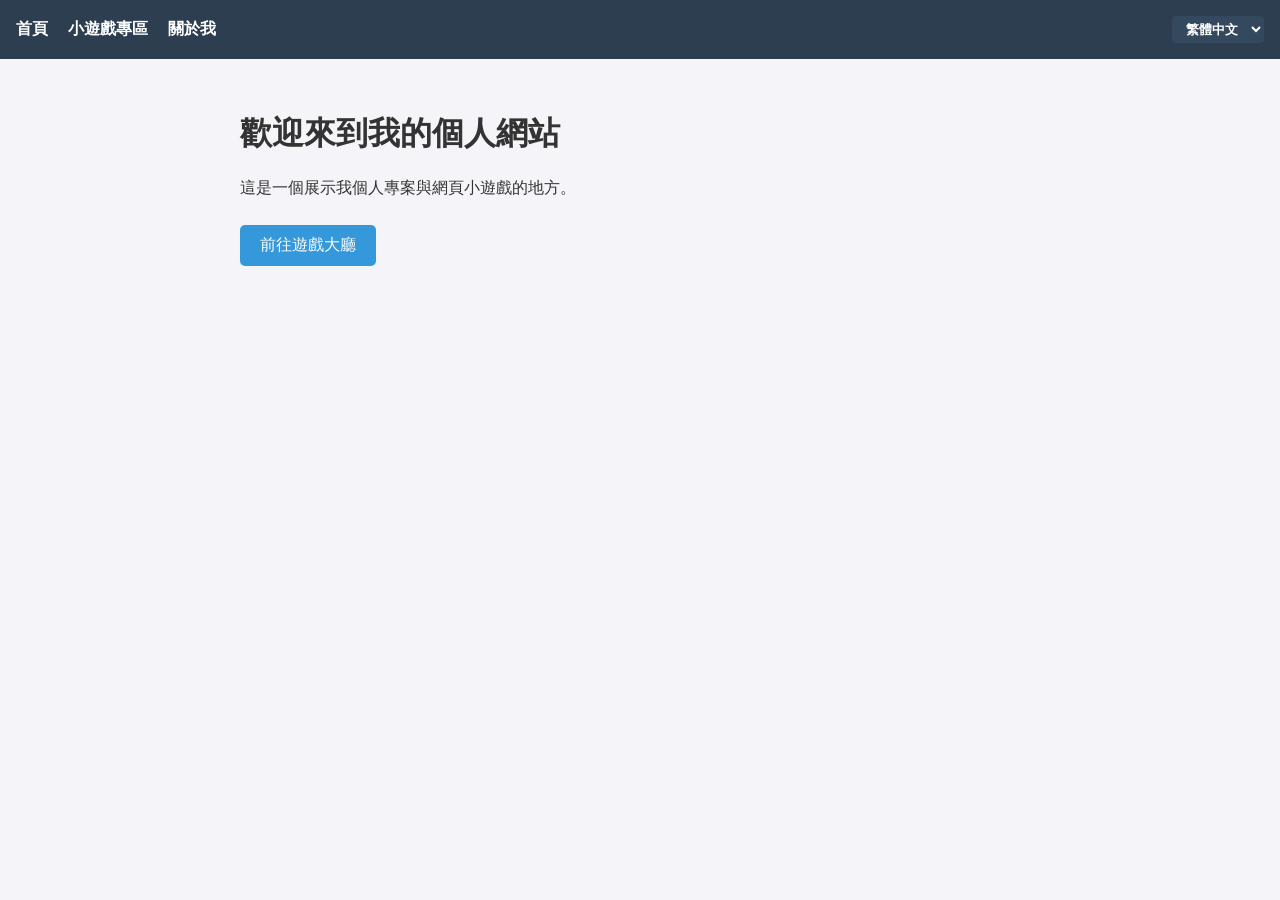
<file: index.html>
<!DOCTYPE html>
<html lang="zh-TW">
<head>
    <meta charset="UTF-8">
    <meta name="viewport" content="width=device-width, initial-scale=1.0">
    <title>我的個人網頁</title>
    <link rel="stylesheet" href="css/style.css">
</head>
<body>
    <nav>
        <ul>
            <li><a href="index.html" data-i18n="nav_home">首頁</a></li>
            <li><a href="games.html" data-i18n="nav_games">小遊戲專區</a></li>
            <li><a href="#" data-i18n="nav_about">關於我</a></li>
        </ul>
        
        <!-- 語言切換選單 -->
        <select id="language-select" class="lang-picker">
            <option value="zh-TW">繁體中文</option>
            <option value="en">English</option>
        </select>
    </nav>

    <main>
        <!-- 使用 data-i18n 對應字典裡的 key -->
        <h1 data-i18n="welcome_title">歡迎來到我的個人網站</h1>
        <p data-i18n="welcome_desc">這是一個展示我個人專案與網頁小遊戲的地方。</p>
        <a href="games.html" class="btn" data-i18n="btn_game_lobby">前往遊戲大廳</a>
    </main>

    <!-- 記得在網頁最下方載入你的 JavaScript -->
    <script src="js/main.js"></script>
</body>
</html>
</file>
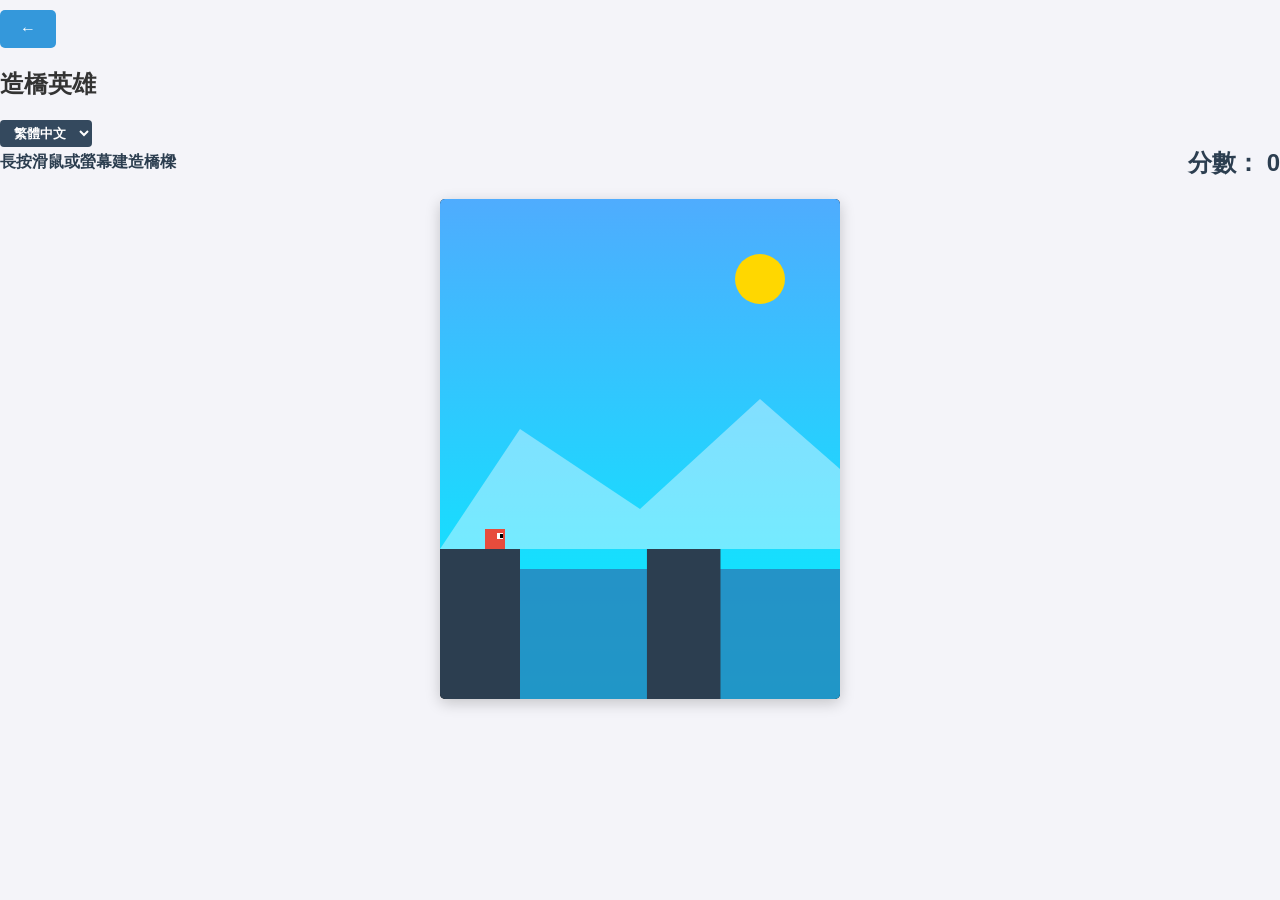
<file: mini-games/bridge/index.html>
<!DOCTYPE html>
<html lang="zh-TW">
<head>
    <meta charset="UTF-8">
    <title>造橋英雄 - 我的小遊戲</title>
    <link rel="stylesheet" href="../../css/style.css">
    <link rel="stylesheet" href="style.css">
</head>
<body>
    <div class="game-container">
        <div class="game-header">
            <a href="../../games.html" class="btn back-btn">←</a>
            <h2 data-i18n="game_bridge_title">造橋英雄</h2>
            <select id="language-select" class="lang-picker">
                <option value="zh-TW">繁體中文</option>
                <option value="en">English</option>
            </select>
        </div>
        
        <div class="controls-board">
            <div data-i18n="game_hold_to_build">長按滑鼠或螢幕建造橋樑</div>
            <div class="score-display">
                <span data-i18n="game_score">分數：</span>
                <span id="score">0</span>
            </div>
        </div>

        <div class="canvas-wrapper">
            <!-- 高度設定長一點，讓掉落感更明顯 -->
            <canvas id="gameCanvas" width="400" height="500"></canvas>
            
            <div id="gameOverScreen" class="hidden">
                <h3 data-i18n="game_over">遊戲結束！</h3>
                <button id="restartBtn" class="btn" data-i18n="btn_restart">重新開始</button>
            </div>
        </div>
    </div>

    <script src="../../js/main.js"></script>
    <script src="game.js"></script>
</body>
</html>
</file>
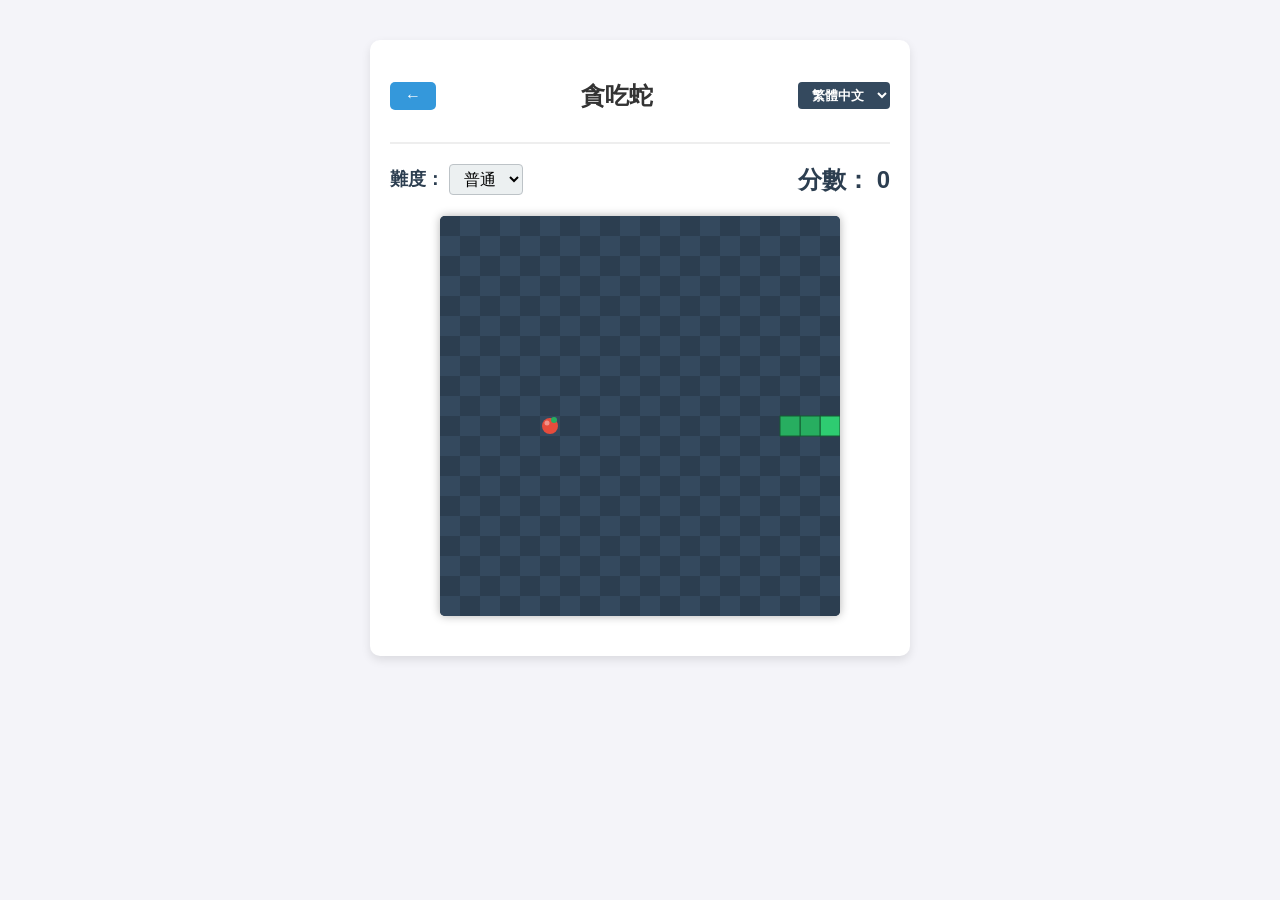
<file: mini-games/snake/index.html>
<!DOCTYPE html>
<html lang="zh-TW">
<head>
    <meta charset="UTF-8">
    <meta name="viewport" content="width=device-width, initial-scale=1.0">
    
    <title>貪吃蛇 - 我的小遊戲</title>
    <link rel="stylesheet" href="../../css/style.css">
    <link rel="stylesheet" href="style.css">
</head>
<body>
    <div class="game-container">
        <div class="game-header">
            <a href="../../games.html" class="btn back-btn">←</a>
            <h2 data-i18n="game_snake_title">貪吃蛇</h2>
            <select id="language-select" class="lang-picker">
                <option value="zh-TW">繁體中文</option>
                <option value="en">English</option>
            </select>
        </div>
        
        <div class="controls-board">
            <div class="difficulty-selector">
                <span data-i18n="game_difficulty">難度：</span>
                <select id="difficultySelect" class="diff-picker">
                    <option value="150" data-i18n="diff_easy">簡單</option>
                    <option value="100" selected data-i18n="diff_normal">普通</option>
                    <option value="60" data-i18n="diff_hard">困難</option>
                </select>
            </div>
            <div class="score-display">
                <span data-i18n="game_score">分數：</span>
                <span id="score">0</span>
            </div>
        </div>

        <div class="canvas-wrapper">
            <canvas id="gameCanvas" width="400" height="400"></canvas>
            
            <div id="gameOverScreen" class="hidden">
                <h3 data-i18n="game_over">遊戲結束！</h3>
                <button id="restartBtn" class="btn" data-i18n="btn_restart">重新開始</button>
            </div>
        </div>

        <div class="virtual-keyboard">
            <div class="keyboard-row">
                <div class="key-spacer"></div>
                <button id="btn-up" class="nav-btn">W</button>
                <div class="key-spacer"></div>
            </div>
            <div class="keyboard-row">
                <button id="btn-left" class="nav-btn">A</button>
                <button id="btn-down" class="nav-btn">S</button>
                <button id="btn-right" class="nav-btn">D</button>
            </div>
        </div>
    </div>

    <script src="../../js/main.js"></script>
    <script src="game.js"></script>
</body>
</html>
</file>
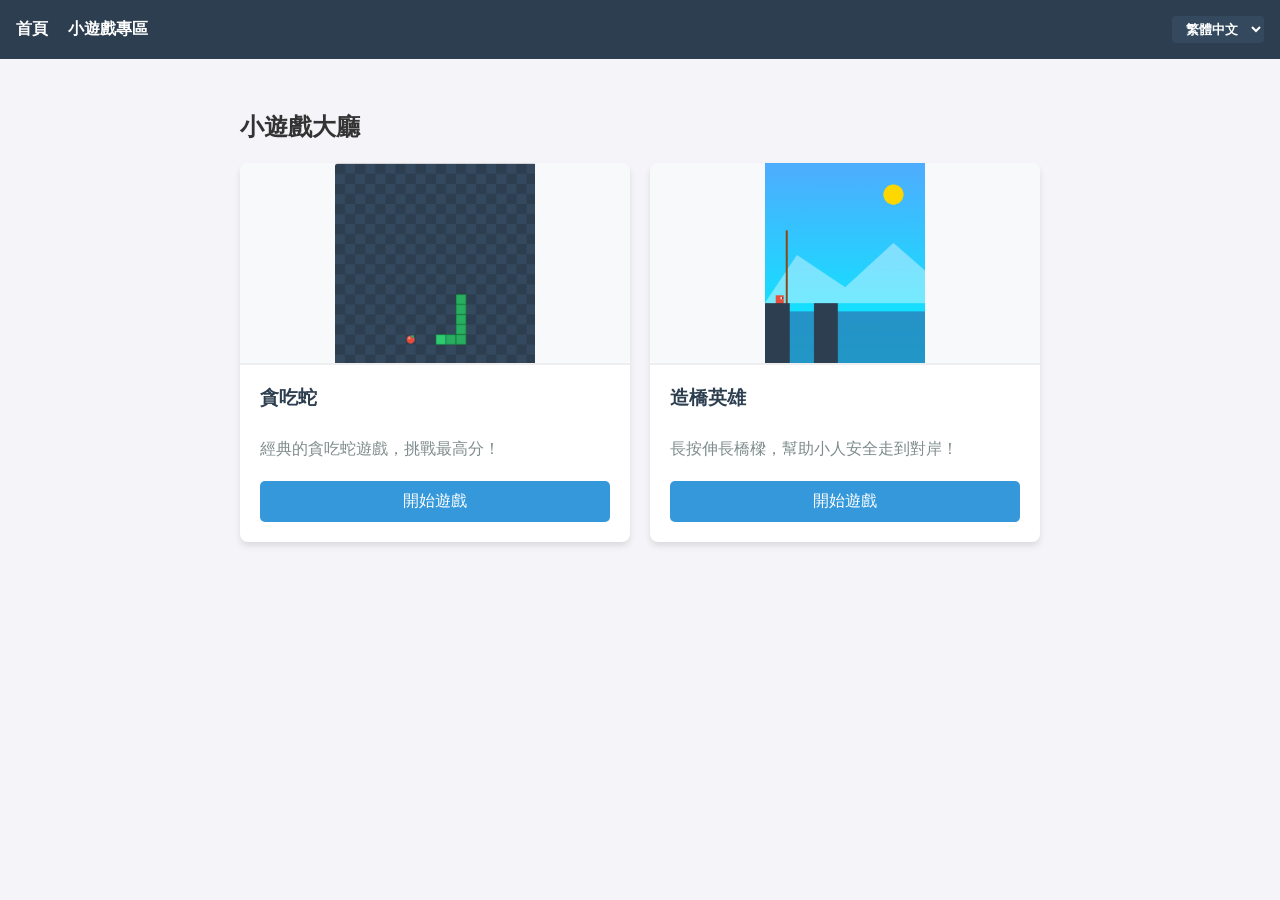
<file: games.html>
<!DOCTYPE html>
<html lang="zh-TW">
<head>
    <meta charset="UTF-8">
    <meta name="viewport" content="width=device-width, initial-scale=1.0">
    <title>小遊戲專區</title>
    <link rel="stylesheet" href="css/style.css">
</head>
<body>
    <nav>
        <ul>
            <li><a href="index.html" data-i18n="nav_home">首頁</a></li>
            <li><a href="games.html" data-i18n="nav_games">小遊戲專區</a></li>
        </ul>
        <select id="language-select" class="lang-picker">
            <option value="zh-TW">繁體中文</option>
            <option value="en">English</option>
        </select>
    </nav>

    <main>
        <h2 data-i18n="lobby_title">小遊戲大廳</h2>
        <div class="game-grid">
            <!-- 遊戲卡片 1：貪吃蛇 -->
            <div class="game-card">
                <!-- 遊戲預覽圖 (使用 src="images/snake-thumb.png" 替換佔位圖) -->
                <img src="images/snake-thumb.png" alt="貪吃蛇預覽圖" class="game-thumbnail">
                
                <div class="game-info">
                    <h3 data-i18n="game_snake_title">貪吃蛇</h3>
                    <p data-i18n="game_snake_desc">經典的貪吃蛇遊戲，挑戰最高分！</p>
                    <a href="mini-games/snake/index.html" class="btn" data-i18n="btn_start_game">開始遊戲</a>
                </div>
            </div>

            <!-- 遊戲卡片 2：造橋英雄 -->
            <div class="game-card">
                <!-- 遊戲預覽圖 (使用 src="images/bridge-thumb.png" 替換佔位圖) -->
                <img src="images/bridge-thumb.png" alt="造橋英雄預覽圖" class="game-thumbnail">
                
                <div class="game-info">
                    <h3 data-i18n="game_bridge_title">造橋英雄</h3>
                    <p data-i18n="game_bridge_desc">長按伸長橋樑，幫助小人安全走到對岸！</p>
                    <a href="mini-games/bridge/index.html" class="btn" data-i18n="btn_start_game">開始遊戲</a>
                </div>
            </div>
        </div>
    </main>

    <script src="js/main.js"></script>
</body>
</html>
</file>
<file: css/style.css>
/* 基本重置與字體設定 */
body {
    font-family: 'Segoe UI', Tahoma, Geneva, Verdana, sans-serif;
    margin: 0;
    padding: 0;
    background-color: #f4f4f9;
    color: #333;
}

/* 導覽列樣式 */
nav {
    background-color: #2c3e50;
    padding: 1rem;
}
nav ul {
    list-style: none;
    margin: 0;
    padding: 0;
    display: flex;
    gap: 20px;
}
nav a {
    color: white;
    text-decoration: none;
    font-weight: bold;
}

/* 主要內容區塊 */
main {
    padding: 2rem;
    max-width: 800px;
    margin: 0 auto;
}

/* 按鈕樣式 */
.btn {
    display: inline-block;
    padding: 10px 20px;
    background-color: #3498db;
    color: white;
    text-decoration: none;
    border-radius: 5px;
    margin-top: 10px;
}
.btn:hover {
    background-color: #2980b9;
}

/* 遊戲網格排版 (遊戲大廳使用) */
.game-grid {
    display: grid;
    grid-template-columns: repeat(auto-fit, minmax(250px, 1fr));
    gap: 20px;
    margin-top: 20px;
}
/* 遊戲卡片整體設定 */
.game-card {
    background: white;
    border-radius: 8px;
    box-shadow: 0 4px 6px rgba(0,0,0,0.1);
    
    /* 確保圖片的邊角不會超出版面 */
    overflow: hidden; 
    
    /* 使用 Flexbox 讓內容垂直排列，並確保所有卡片高度一致時按鈕能對齊底部 */
    display: flex;
    flex-direction: column;
    
    /* 加入稍微浮起的轉場動畫效果 */
    transition: transform 0.2s ease, box-shadow 0.2s ease;
}

.game-card:hover {
    transform: translateY(-5px);
    box-shadow: 0 8px 15px rgba(0,0,0,0.15);
}

/* 遊戲預覽圖樣式 */
.game-thumbnail {
    width: 100%;          
    height: 200px;        /* 稍微加高一點，讓圖片有更多顯示空間 */
    
    /* 【關鍵修改】改為 contain，保證圖片完整顯示，絕不裁切 */
    object-fit: contain;  
    
    /* 【新增】加上一個極淺的灰色背景 */
    /* 這樣當截圖比例跟框框不同時，旁邊的空白處看起來會像一個畫框，比較自然 */
    background-color: #f8f9fa; 
    
    border-bottom: 2px solid #eee;
    display: block;
}

/* 遊戲資訊文字與按鈕區塊 */
.game-info {
    padding: 20px;
    display: flex;
    flex-direction: column;
    flex-grow: 1; /* 讓文字區塊填滿剩餘高度 */
}

.game-info h3 {
    margin-top: 0;
    margin-bottom: 10px;
    color: #2c3e50;
}

.game-info p {
    color: #7f8c8d;
    margin-bottom: 20px;
    line-height: 1.5;
}

/* 讓「開始遊戲」按鈕永遠固定在卡片最下方 */
.game-info .btn {
    margin-top: auto; 
    text-align: center;
}

/* 遊戲畫布樣式 */
canvas {
    background-color: #000;
    display: block;
    margin: 20px auto;
    box-shadow: 0 0 10px rgba(0,0,0,0.3);
}

/* 讓導覽列的選單和語言切換器分列左右 */
nav {
    background-color: #2c3e50;
    padding: 1rem;
    display: flex;             /* 新增：使用 Flexbox */
    justify-content: space-between; /* 新增：將左右元素推開 */
    align-items: center;       /* 新增：垂直置中 */
}

/* 語言選擇器樣式 */
.lang-picker {
    padding: 5px 10px;
    border-radius: 4px;
    border: none;
    background-color: #34495e;
    color: white;
    font-weight: bold;
    cursor: pointer;
}

.lang-picker:focus {
    outline: none;
    border: 1px solid #3498db;
}
</file>
<file: mini-games/bridge/style.css>
/* 覆蓋部分畫布樣式 */
canvas {
    /* 移除原本的 background-color，改由 JS 繪製 */
    border-radius: 5px;
    display: block;
    cursor: pointer;
    box-shadow: 0 4px 15px rgba(0,0,0,0.2); /* 加上陰影讓畫布看起來像一台遊戲機 */
}

/* 控制面板微調 */
.controls-board {
    display: flex;
    justify-content: space-between;
    align-items: center;
    margin-bottom: 15px;
    font-weight: bold;
    color: #2c3e50;
}

.score-display {
    font-size: 1.5rem;
}

#gameOverScreen {
    position: absolute;
    top: 0;
    left: 0;
    width: 100%;
    height: 100%;
    background-color: rgba(0, 0, 0, 0.7);
    color: white;
    display: flex;
    flex-direction: column;
    justify-content: center;
    align-items: center;
    border-radius: 5px;
}

.hidden {
    display: none !important;
}
</file>
<file: mini-games/snake/style.css>
/* 遊戲容器排版 */
.game-container {
    max-width: 500px;
    margin: 40px auto;
    background: white;
    padding: 20px;
    border-radius: 10px;
    box-shadow: 0 4px 10px rgba(0,0,0,0.1);
}

.game-header {
    display: flex;
    justify-content: space-between;
    align-items: center;
    border-bottom: 2px solid #eee;
    padding-bottom: 10px;
    margin-bottom: 20px;
}

.back-btn {
    margin-top: 0;
    padding: 5px 15px;
}

/* 控制面板排版 */
.controls-board {
    display: flex;
    justify-content: space-between;
    align-items: center;
    margin-bottom: 15px;
    font-weight: bold;
    color: #2c3e50;
}

.score-display {
    font-size: 1.5rem;
}

.difficulty-selector {
    font-size: 1.1rem;
}

/* 難度下拉選單樣式 */
.diff-picker {
    padding: 5px 10px;
    border-radius: 4px;
    border: 1px solid #bdc3c7;
    background-color: #ecf0f1;
    font-size: 1rem;
    cursor: pointer;
}

.diff-picker:focus {
    outline: none;
    border-color: #3498db;
}

/* 畫布容器，用來定位 Game Over 畫面 */
.canvas-wrapper {
    position: relative;
    width: 400px;
    margin: 0 auto;
}

canvas {
    background-color: #2c3e50;
    border-radius: 5px;
    display: block;
}

/* 遊戲結束畫面 */
#gameOverScreen {
    position: absolute;
    top: 0;
    left: 0;
    width: 100%;
    height: 100%;
    background-color: rgba(0, 0, 0, 0.7);
    color: white;
    display: flex;
    flex-direction: column;
    justify-content: center;
    align-items: center;
    border-radius: 5px;
}

#gameOverScreen h3 {
    font-size: 2rem;
    margin-bottom: 20px;
}

.hidden {
    display: none !important;
}

/* 【已更新】WASD 虛擬鍵盤機械外觀樣式 */
.virtual-keyboard {
    display: none; 
    flex-direction: column;
    align-items: center;
    margin-top: 25px;
    gap: 10px;
}

.keyboard-row {
    display: flex;
    gap: 10px;
}

/* 精美機械鍵帽按鈕 */
.nav-btn {
    width: 75px;         /* 變大：從 60px 放大到 75px */
    height: 75px;        /* 變大：從 60px 放大到 75px */
    font-size: 1.6rem;
    font-weight: bold;
    background-color: #34495e;
    color: white;
    border: none;
    border-radius: 10px;  /* 方中帶圓的優雅結構 */
    /* 鍵帽底部的立體 3D 厚度陰影 */
    box-shadow: 0 6px 0px #2c3e50, 0 8px 10px rgba(0,0,0,0.3); 
    cursor: pointer;
    user-select: none;
    -webkit-user-select: none;
    position: relative;
    transition: all 0.05s ease;
    touch-action: manipulation; /* 優化手機連續點擊的速度 */
}

/* 按鈕按下去時的物理下沉視覺回饋 */
.nav-btn:active {
    transform: translateY(4px); 
    box-shadow: 0 2px 0px #2c3e50, 0 4px 6px rgba(0,0,0,0.2);
    background-color: #2ecc71; /* 觸發時閃爍綠色 */
}

.key-spacer {
    width: 75px;
    height: 75px;
}

/* 當螢幕寬度小於 600px (手機版) 或在開發者手機模式下才顯示按鈕 */
@media (max-width: 600px) {
    .virtual-keyboard {
        display: flex;
    }
    canvas {
        width: 100% !important;
        height: auto !important;
    }
    .canvas-wrapper {
        width: 100%;
    }
}
</file>
